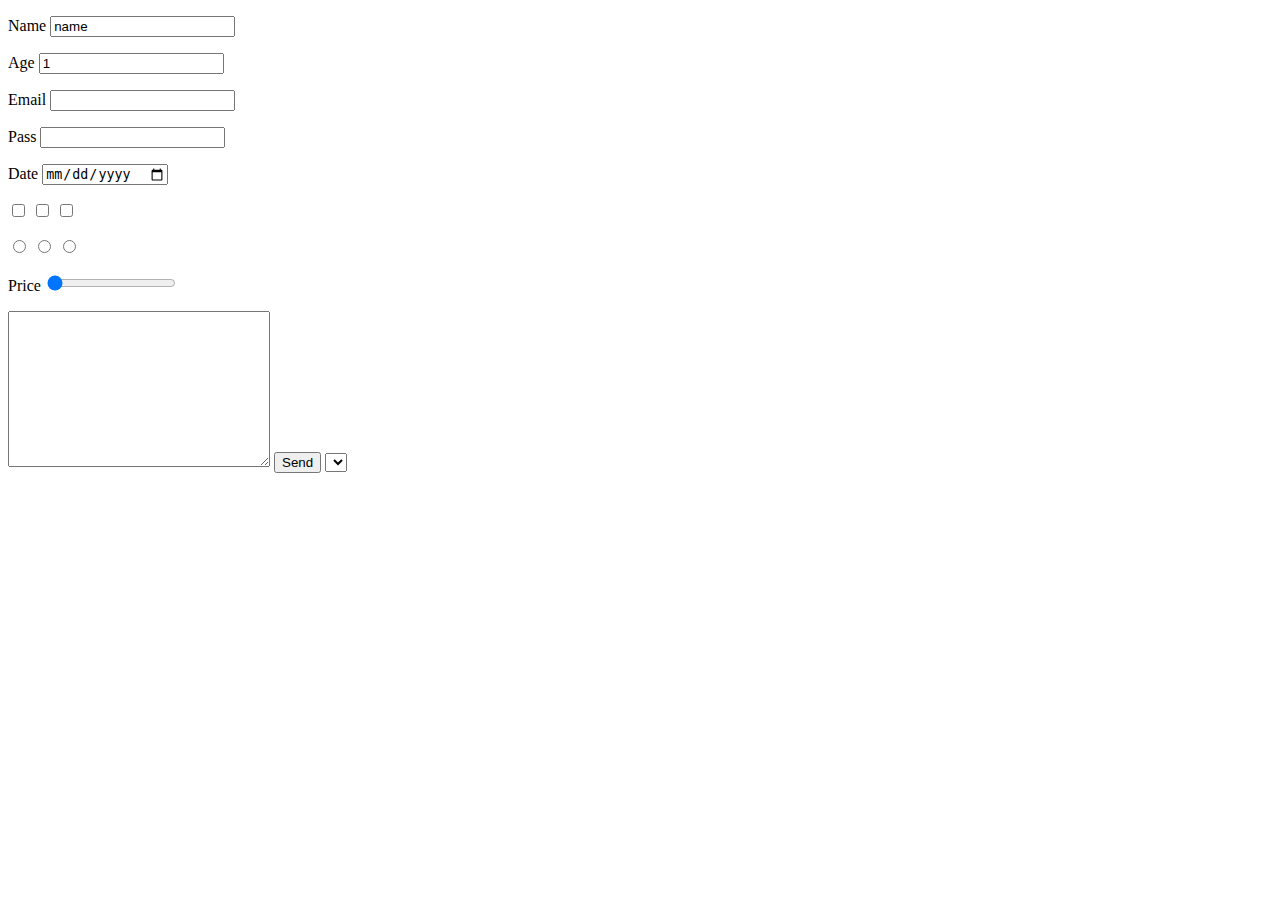
<file: form/index.html>
<!DOCTYPE html>
<html lang="en">

<head>
    <meta charset="UTF-8">
    <meta name="viewport" content="width=device-width, initial-scale=1.0">
    <title>NEW</title>
</head>

<body>
    <form method="post" action="">
        <p>
            <label for="">Name</label>
            <input type="text" id="name" placeholder="" value="name" required>
        </p>
        <label for="">Age</label>
        <input type="number" id="age" value="1" min="" max="" step="2">
        <p>
            <label for="mail">Email</label>
            <input type="email" id="mail" placeholder="" name="email">
        </p>
        <p>
            <label for="pass">Pass</label>
            <input type="password" id="password" placeholder="" name="pass" required>
        </p>
        <p>
            <label for="Date">Date</label>
            <input type="date" id="date" placeholder="" name="date">
        </p>
        <p>
            <label for="1"></label>
            <input type="checkbox" id="1">
            <input type="checkbox">
            <input type="checkbox">
        </p>

        <p>

            <input type="radio" name="radio">
            <input type="radio" name="radio">
            <input type="radio" name="radio">
        </p>

        <p>
            <label for="">Price</label>
            <input type="range" id="range" placeholder="" name="range" min="8" max="200" step="1" value="1">
        </p>


        <textarea name="message" id="message" cols="30" rows="10">

        </textarea>
        <input type="submit" value="Send">

        <select name="
        " id="">
            <option value="First"></option>
            <option value="Second"></option>
            <option value="Thrid"></option>
        </select>
    </form>
    <script>
        let range = document.getElementById('range');
        range.addEventListener('change', function () {
            console.log(range.value);
        });

    </script>
</body>

</html>
</file>
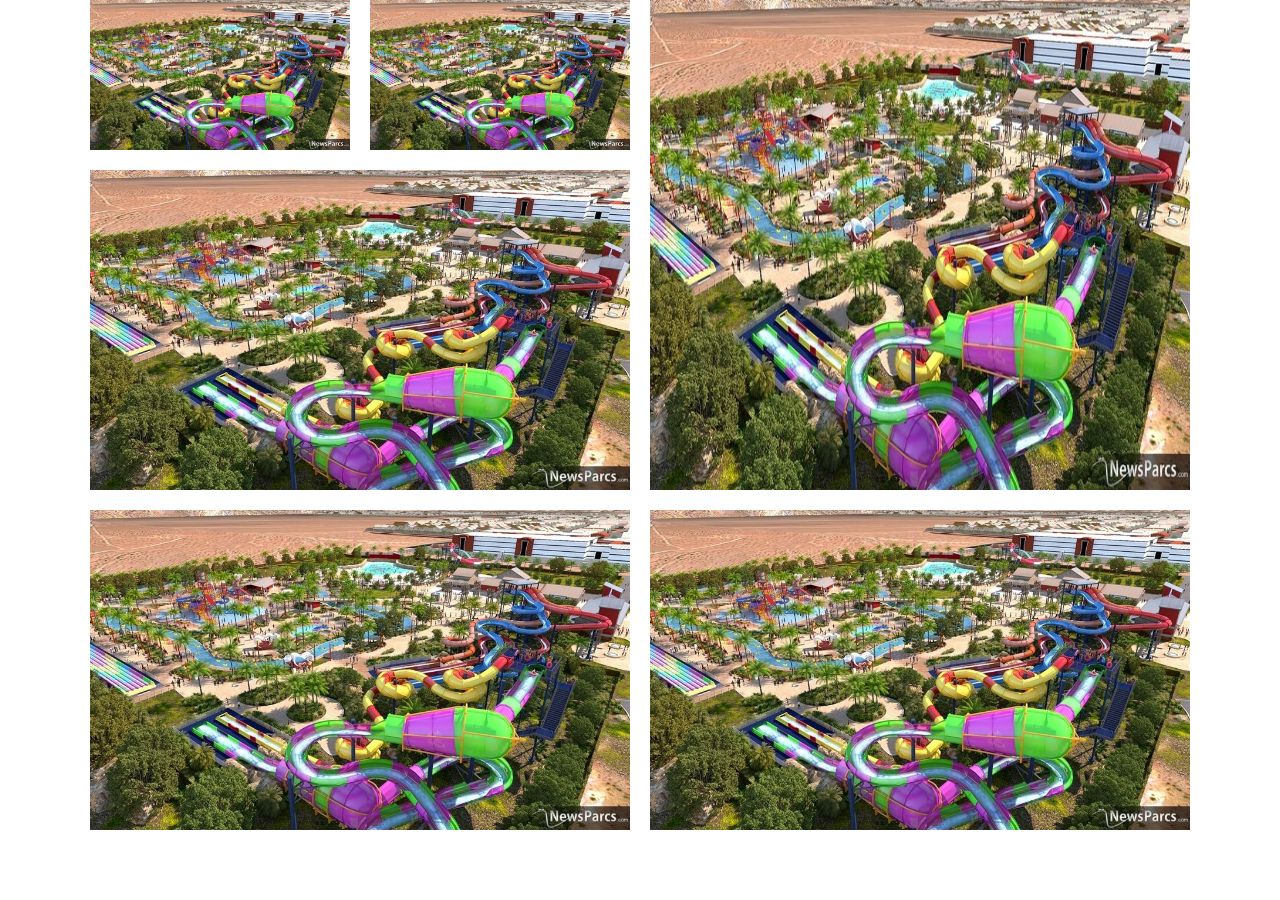
<file: Gridlesson/Index.html>
<!DOCTYPE html>
<html lang="en">
<head>
    <meta charset="UTF-8">
    <meta name="viewport" content="width=device-width, initial-scale=1.0">
    <title>Grid</title>
    <link rel="stylesheet" href="style.css">
</head>
<body>
  <section class="container grid">
    <div class="grid_el"><img src="gorki.jpg" alt=""></div>
    <div class="grid_el"><img src="gorki.jpg" alt=""></div>
    <div class="grid_el"><img src="gorki.jpg" alt=""></div>
    <div class="grid_el"><img src="gorki.jpg" alt=""></div>
    <div class="grid_el"><img src="gorki.jpg" alt=""></div>
    <div class="grid_el"><img src="gorki.jpg" alt=""></div>
  </section>
</body>
</html>
</file>
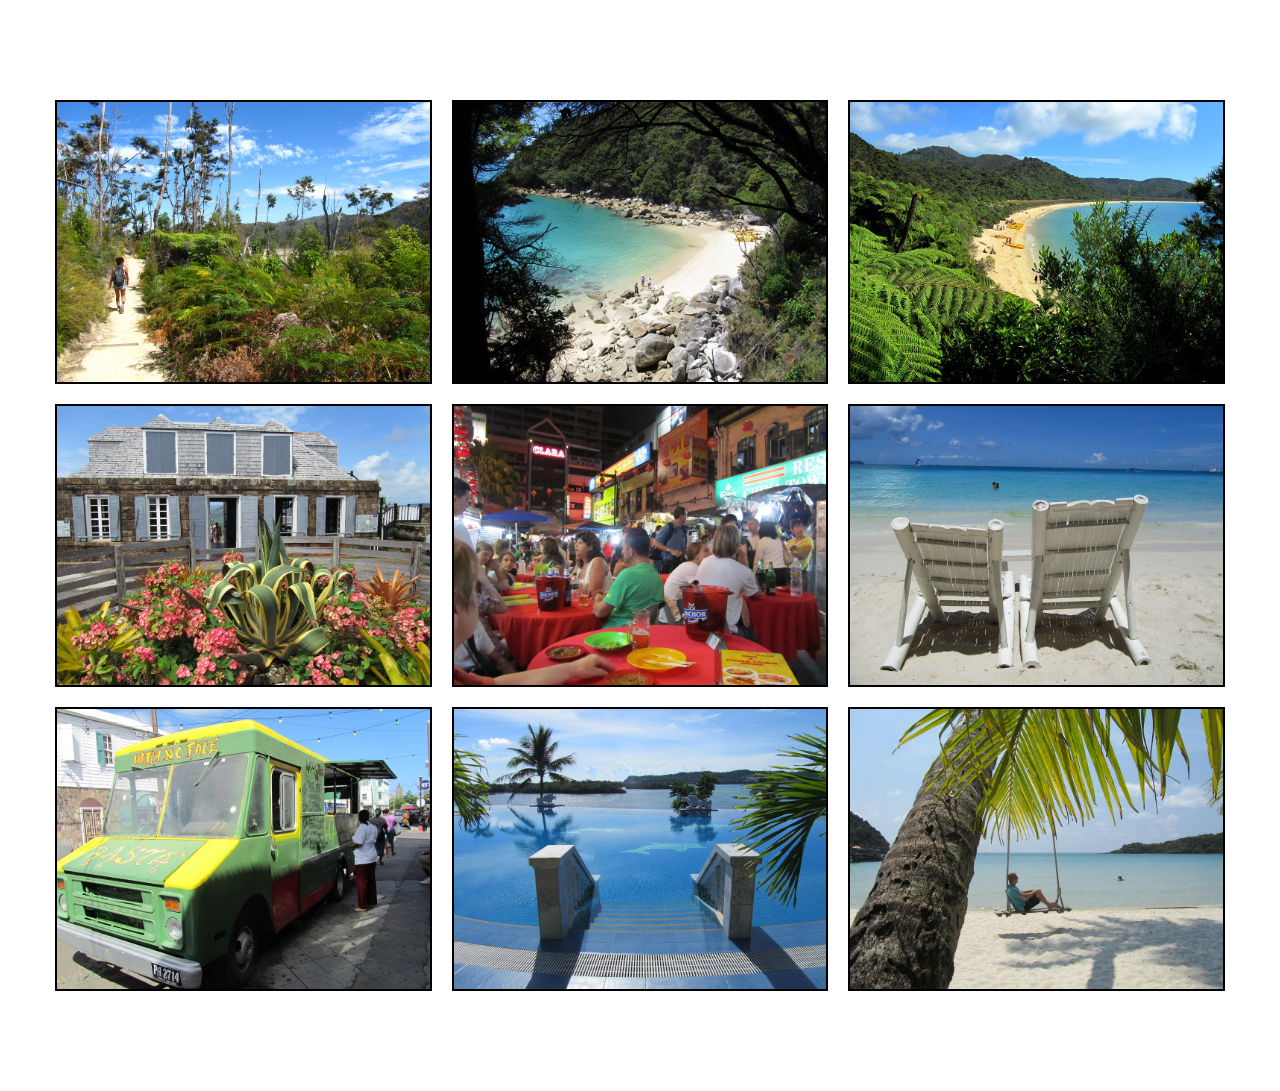
<file: GridTask1/Index.html>
<!DOCTYPE html>
<html lang="en">
<head>
    <meta charset="UTF-8">
    <meta name="viewport" content="width=device-width, initial-scale=1.0">
    <title>GridSimple</title>
    <link rel="stylesheet" href="main.css">
</head>
<body>
    <div class="grid container">
     <div><img src="img/1st.jpg" alt="" class="grid-item"></div>
     <div><img src="img/2nd.jpg" alt="" class="grid-item"></div>
     <div><img src="img/3hird.jpg"alt="" class="grid-item"></div>
     <div><img src="img/4th.jpg" alt="" class="grid-item"></div>
     <div><img src="img/5th.jpg" alt="" class="grid-item"></div>
     <div><img src="img/6th.jpg" alt="" class="grid-item"></div>
     <div><img src="img/7teen.jpg" alt="" class="grid-item"></div>
     <div><img src="img/8.jpg" alt="" class="grid-item"></div>
     <div><img src="img/9.jpg" alt="" class="grid-item"></div>
  </div>     
</body>
</html>
</file>
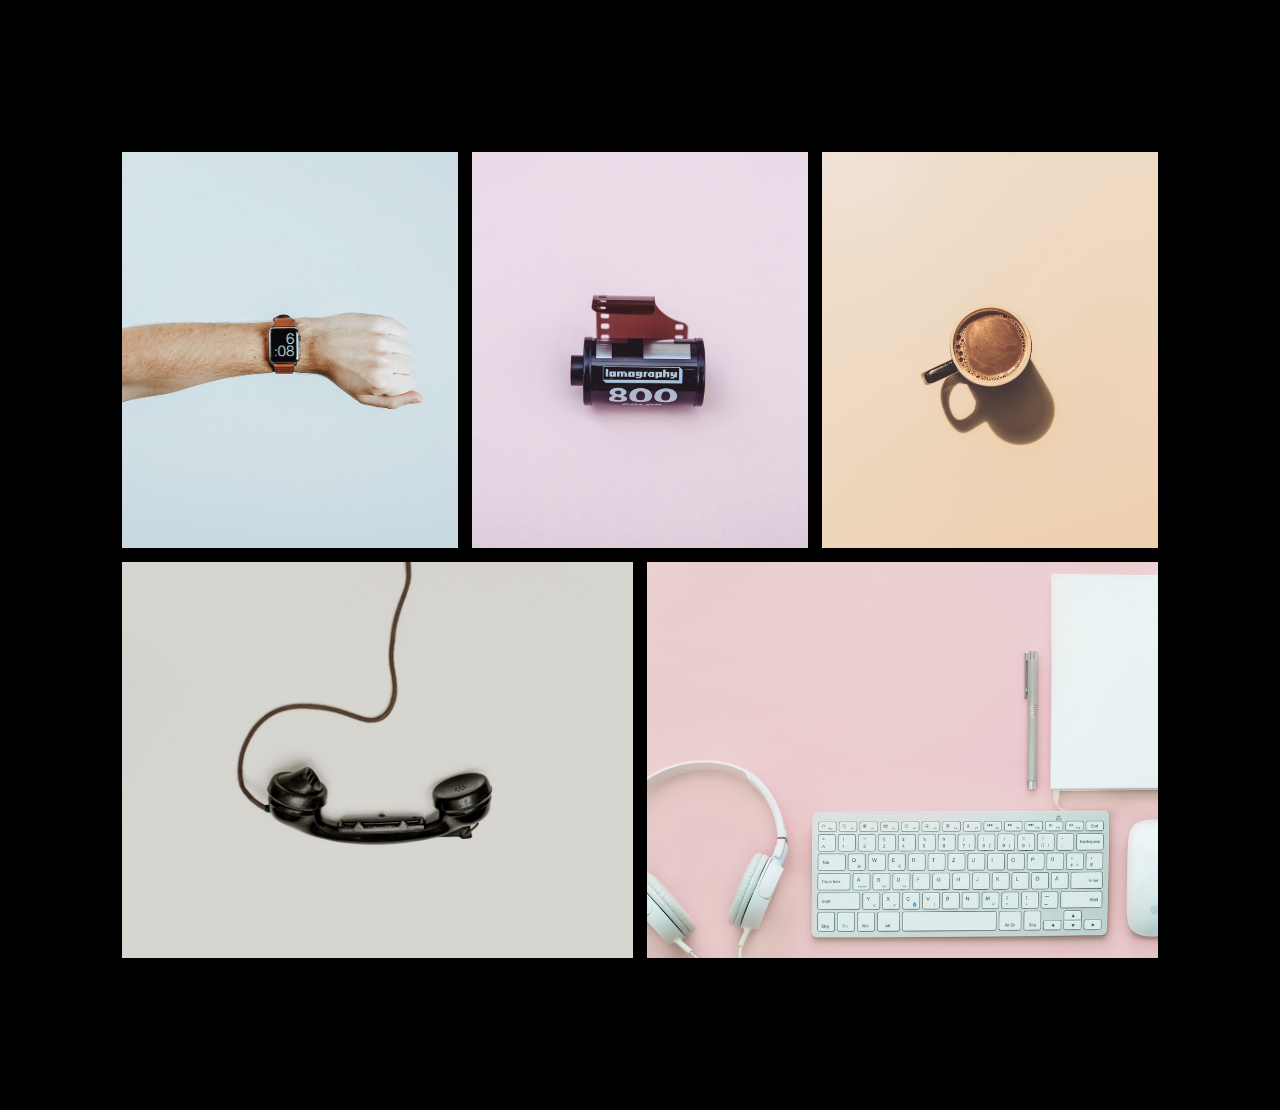
<file: Gridtask2/index.html>
<!DOCTYPE html>
<html lang="en">
<head>
    <meta charset="UTF-8">
    <meta name="viewport" content="width=device-width, initial-scale=1.0">
    <title>Grid Gallery</title>
    <link rel="stylesheet" href="style.css">
</head>
<body>
 <div class="container gallery">
  <div class="photo-item"><img src="img/watch.jpg" alt="">
    <div class="overlay"><span class="content">watch</span></div>
</div>
  <div class="photo-item"><img src="img/plenka.jpg" alt="">
    <div class="overlay"><span class="content">film</span></div>
</div>
  <div class="photo-item"><img src="img/coffe.jpg" alt="" >
    <div class="overlay"><span class="content">coffe</span></div>
</div>
  <div class="photo-item"><img src="img/oldphone.jpg" alt="" >
    <div class="overlay"><span class="content">oldphone</span></div>
</div>
  <div class="photo-item"><img src="img/keyboard.jpg" alt="" >
    <div class="overlay"><span class="content">keyboard</span></div>
</div>
 </div>
</body>
</html>
</file>
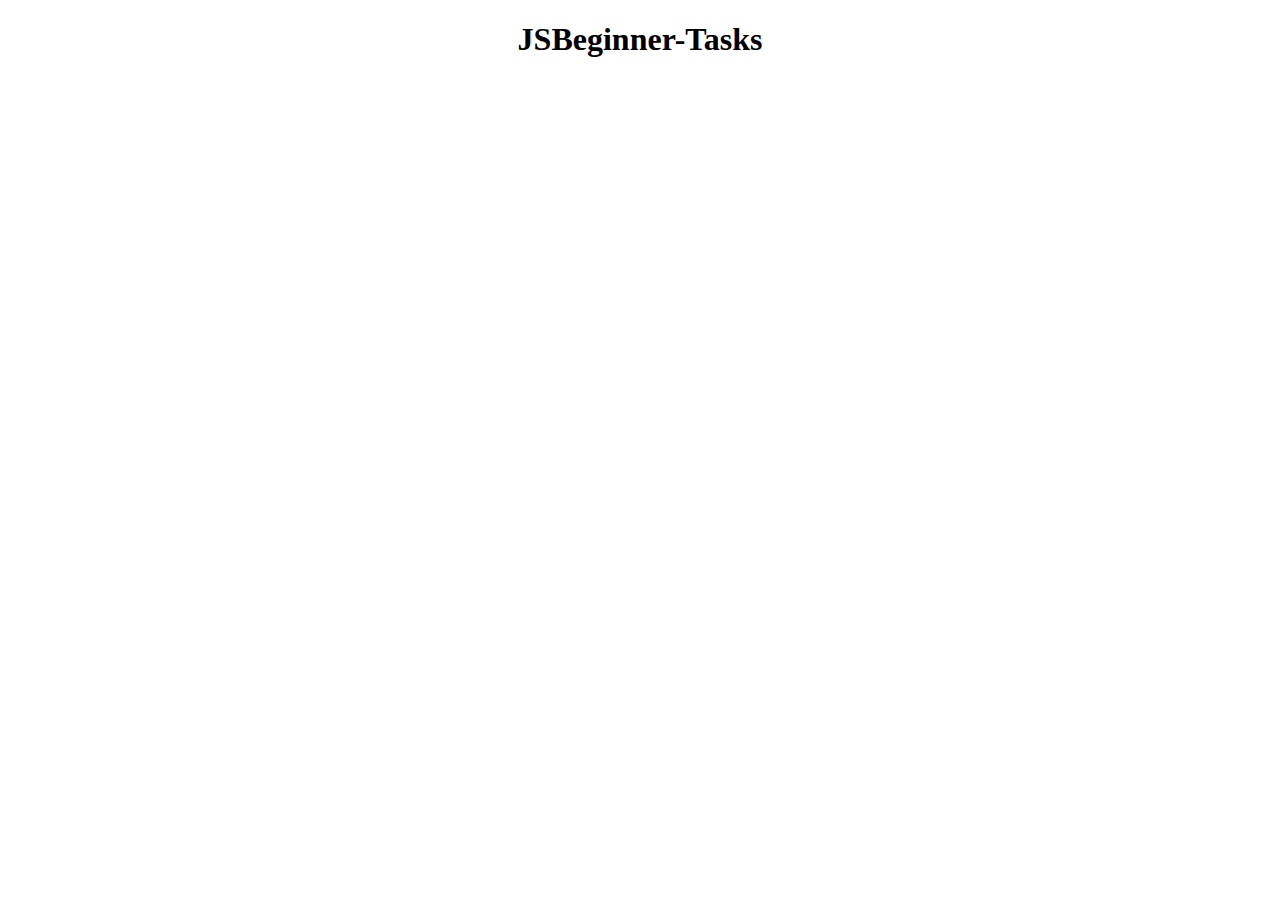
<file: JS-Задачки/index.html>
<!DOCTYPE html>
<html lang="en">
<head>
    <meta charset="UTF-8">
    <meta name="viewport" content="width=device-width, initial-scale=1.0">
    <title>Hello JS</title>
    <link rel="stylesheet" href="style.css">
</head>
<body>
 <h1 id='title'>JSBeginner-Tasks</h1>
 <!-- <h2 class='title'>Sasha</h2>
 <h2 class='title'>Ivan</h2>
 <h2 class='title'>Vika</h2>
     -->



<script type ="text/javascript" src="main.js"></script>
</body>
</html>
</file>
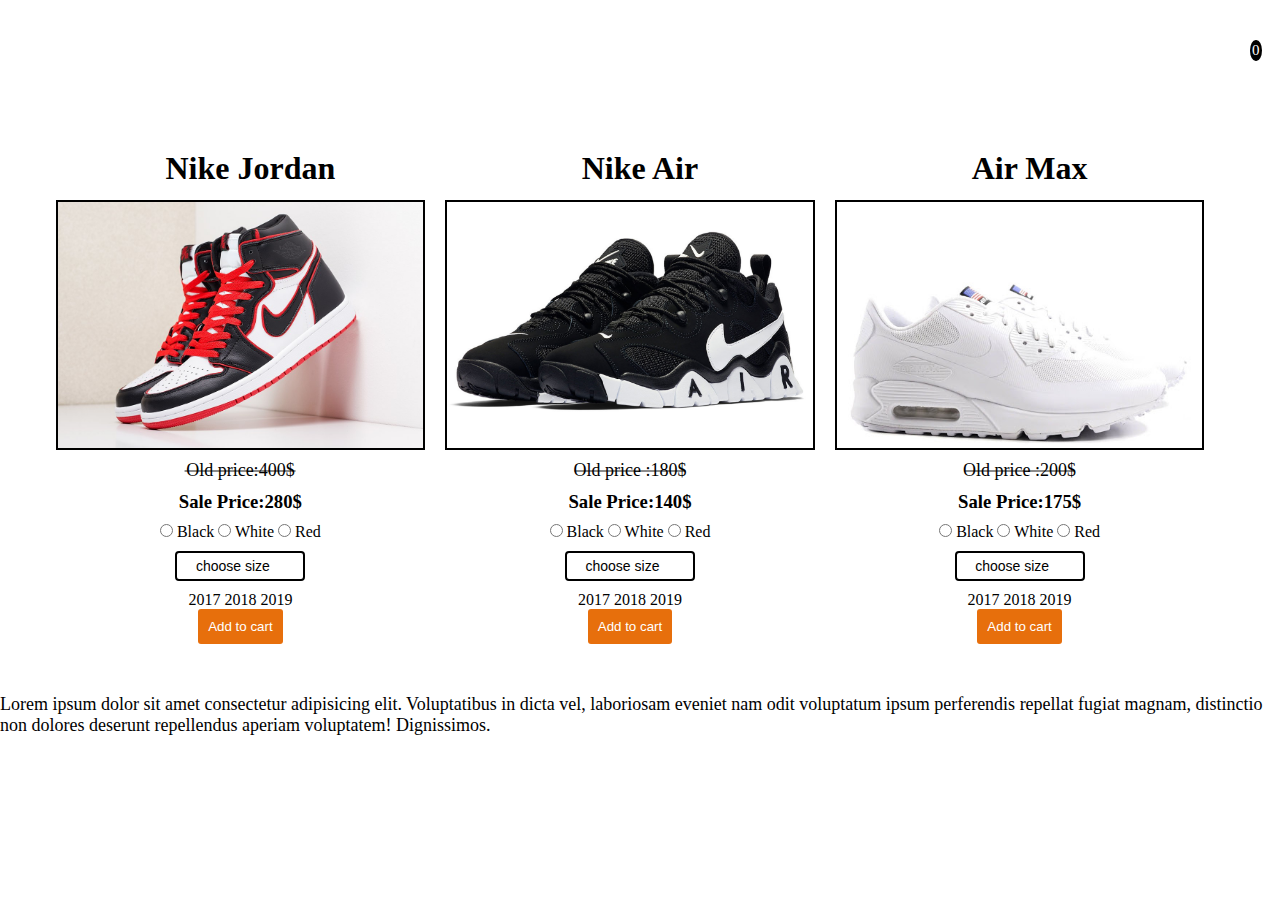
<file: LocalStorage/index.html>
<!DOCTYPE html>
<html lang="en">

<head>
    <meta charset="UTF-8">
    <meta name="viewport" content="width=device-width, initial-scale=1.0">
    <title>Localstorage</title>
    <link rel="stylesheet" href="https://use.fontawesome.com/releases/v5.15.1/css/all.css" integrity="sha384-vp86vTRFVJgpjF9jiIGPEEqYqlDwgyBgEF109VFjmqGmIY/Y4HV4d3Gp2irVfcrp" crossorigin="anonymous">
    <link rel="stylesheet" href="style.css">
</head>

<body>
    <div class="header_container">
        <div class="cart_box">
            <div class="cart">
                <h2>Cart</h2>
                <div class="product_content_overlay">

                </div>

                <i class="far fa-times-circle close_btn"></i>
            </div>
        </div>
        <div class="my_cart">
            <a href="javascript:void(0)" class="get_cart">
                <p>0</p>
                <i class="fas fa-shopping-cart carticon"></i>
            </a>
        </div>
    </div>
    <div class=" shop_container">
        <div class="product item"> <img src="nike-jordan.jpg" alt="">
            <h1>Nike Jordan</h1>
            <div class="price">
                <p>Old price:<span>400$</span></p>
                <h3>Sale Price:<span>280$</span></h3>
            </div>
            <div class="input_block">
                <input type="radio" name="color" value="black">
                <label for="color">Black</label>
                <input type="radio" name="color" value="white">
                <label for="color">White</label>
                <input type="radio" name="color" value="red">
                <label for="color">Red</label>
            </div>
            <div class="size_block">

                <input type="number" name="size" min="36" max="45" step="2" placeholder="choose size">
            </div>

            <div class="model">
                <span>2017</span>
                <span>2018</span>
                <span>2019</span>
            </div>
            <button type="submit" class="add-btn">Add to cart</button>
        </div>

        <div class="product item"> <img src="nike-air.jpg" alt="">
            <h1>Nike Air</h1>
            <div class="price">
                <p>Old price :<span>180$</span></p>
                <h3>Sale Price:<span>140$</span></h3>
            </div>
            <div class="input_block">

                <input type="radio" name="color" value="black">
                <label for="color">Black</label>
                <input type="radio" name="color" value="white">
                <label for="color">White</label>
                <input type="radio" name="color" value="red">
                <label for="color">Red</label>

            </div>
            <div class="size_block">
                <input type="number" name="size" min="36" max="45" step="2" placeholder="choose size">

            </div>

            <div class="model">
                <span>2017</span>
                <span>2018</span>
                <span>2019</span>
            </div>
            <button class="add-btn" disabled>Add to cart</button>
        </div>


        <div class="product item"> <img src="air-max.jpg" alt="">
            <h1>Air Max</h1>
            <div class="price">
                <p>Old price :<span>200$</span></p>
                <h3>Sale Price:<span>175$</span></h3>
            </div>
            <div class="input_block">
                <input type="radio" name="color" value="black">
                <label for="color">Black</label>
                <input type="radio" name="color" value="white">
                <label for="color">White</label>
                <input type="radio" name="color" value="red">
                <label for="color">Red</label>
            </div>

            <div class="size_block">
                <input type="number" name="size" min="36" max="45" step="2" placeholder="choose size">
            </div>
            <div class="model">
                <span>2017</span>
                <span>2018</span>
                <span>2019</span>
            </div>
            <button class="add-btn" disabled>Add to cart</button>
        </div>
    </div>

    <section>
        <p>Lorem ipsum dolor sit amet consectetur adipisicing elit. Voluptatibus in dicta vel, laboriosam eveniet
            nam
            odit voluptatum ipsum perferendis repellat fugiat magnam, distinctio non dolores deserunt repellendus
            aperiam voluptatem! Dignissimos.</p>
    </section>
    <div class="pop_up_overlay">
        <div class="top"></div>
        <div class="bottom"></div>
        <div class="message">
            No products
        </div>
    </div>
    <script src="https://code.jquery.com/jquery-2.2.4.min.js" integrity="sha256-BbhdlvQf/xTY9gja0Dq3HiwQF8LaCRTXxZKRutelT44=" crossorigin="anonymous"></script>
    <script src="script.js"></script>
</body>

</html>
</file>
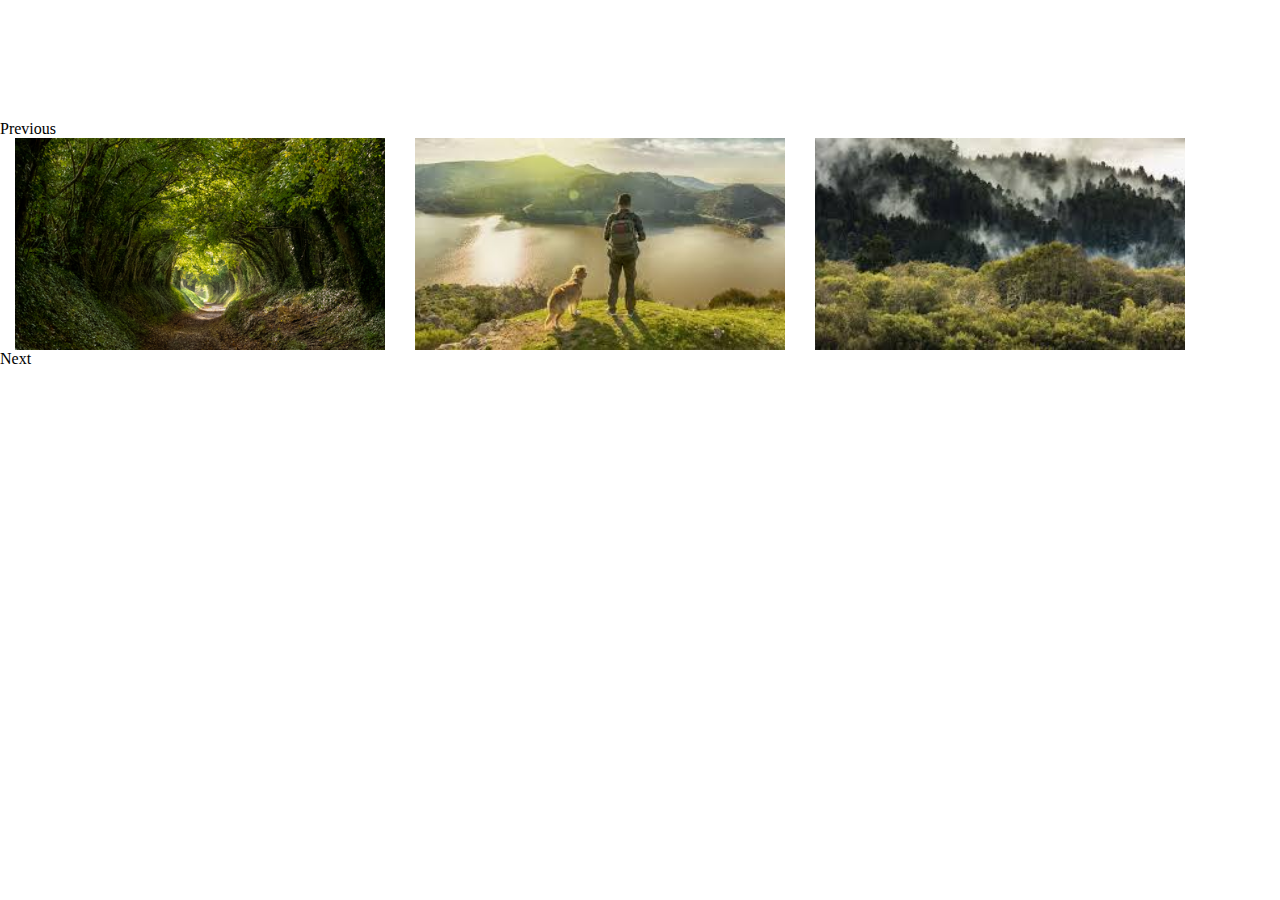
<file: Slider/index.html>
<!DOCTYPE html>
<html lang="en">
<head>
    <meta charset="UTF-8">
    <meta name="viewport" content="width=device-width, initial-scale=1.0">
    <title>Slider</title>
    <link rel="stylesheet" href="main.css">
</head>
<body>
 
    
<div class="slider_overlay">
    <span class="prev">Previous</span>
    <div class="slider">
     <div class="slide"><img src="1.jpg" alt=""></div>
     <div class="slide"><img src="2.jpg" alt=""></div>
     <div class="slide"><img src="3.jpg" alt=""></div>
     <div class="slide"><img src="4.jpg" alt=""></div>
    </div>
    <span class="next">Next</span>
</div>

<script src="https://code.jquery.com/jquery-2.2.4.js" integrity="sha256-iT6Q9iMJYuQiMWNd9lDyBUStIq/8PuOW33aOqmvFpqI=" crossorigin="anonymous"></script>
 <script src="script.js"></script>    
</body>
</html>
</file>
<file: Gridlesson/style.css>
*{
    margin: 0;
    padding: 0;
    box-sizing: border-box;
}
.container{
    max-width: 1100px;
    margin-right: auto;
    margin-left: auto;
    
}
img{
    display: block;
    width: 100%;
    height: 100%;
    
}
.grid{
    display: grid;
    grid-template-columns: repeat(4,1fr);
    grid-template-rows: repeat(5,150px);
    grid-gap:20px;
}
.grid .grid_el:first-child{
    grid-row-start: 1;
    grid-row-end: 2;
    grid-column-start: 1;
    grid-column-end: 2;
}
.grid .grid_el:nth-child(2){
    grid-row-start: 1;
    grid-row-end: 2;
    grid-column-start: 2;
    grid-column-end:3;
}
.grid .grid_el:nth-child(3){
    grid-row-start: 1;
    grid-row-end: 4;
    grid-column-start: 3;
    grid-column-end:5;
}
.grid .grid_el:nth-child(4){
    grid-row-start: 2;
    grid-row-end: 4;
    grid-column-start: 1;
    grid-column-end:3;
}
.grid .grid_el:nth-child(5){
    grid-row-start: 4;
    grid-row-end: 6;
    grid-column-start: 1;
    grid-column-end:3;
}
.grid .grid_el:last-child{
    grid-row-start: 4;
    grid-row-end: 6;
    grid-column-start: 3;
    grid-column-end:5;
}
</file>
<file: GridTask1/main.css>
* {
    margin: 0;
    padding: 0;
    box-sizing: border-box;}


.container{max-width:1200px;
           margin:100px auto;
           padding-left:15px;
           padding-right:15px;}


 .grid{display:grid;
    grid-template-columns:repeat(3, minmax(150px,1fr));
     grid-template-rows:repeat(3, minmax(150px,1fr));
     grid-gap:20px;
     /* justify-content:center; */
    } 


img{display:block;
    width:100%;
    height:100%;
    border:2px solid #000;}



@media(max-width:640px){

    .grid{display:grid;
        grid-template-columns:repeat(1, minmax(150px,1fr));
         
        } 



}
</file>
<file: Gridtask2/style.css>
*{margin:0;
  padding:0;
  box-sizing:border-box;
  }

body{background:#000;}


.container{margin:100px auto;
           max-width:1100px;
           height:100%;
           padding:50px 30px;
                  }




.photo-item{overflow:hidden;
           border:2px solid #000;
           position:relative;
           }

.photo-item .overlay{
                  text-transform:uppercase;
                  position:absolute;
                  transform:scale(0);
                  background:rgb(213 210 210 / 52%);
                  width:100%;
                  height:100%;
                  top:0;
                  left:0;
                  right:0;
                  transition:all 1.2s ease-in-out;
                  }

  .photo-item:hover .overlay{transform:scale(1);}



        .content{position:absolute;
                     display:block;
                     top:50%;
                     left:50%;
                     transform:translate(-50%,-50%);
                     border:2px solid #fff;
                     color:#fff;
                     padding:10px 20px;
                     background:none;
                     z-index:3;
                     text-shadow:1px 1px 1px #ccc;}


.photo-item img{width:100%;
             height:100%;
             display:block;
             cursor:pointer;
             object-fit:cover;
             transition:all 1s ease-in-out;}

.photo-item img:hover{transform:scale(1.3);
  }


  .gallery{display:grid;
    grid-template:repeat(2,400px)/repeat(6,1fr);
    grid-gap:10px;}




.gallery .photo-item:first-child{
 grid-column:1/3;
 grid-row:1/2;
   
}

.gallery .photo-item:nth-child(2){
    grid-column:3/5;
    grid-row:1/2
   
   
}

.gallery .photo-item:nth-child(3){
  grid-column:5/7;
  grid-row:1/2;
 
 
}



.gallery .photo-item:nth-child(4){
    grid-column:1/4;
    grid-row:2/3;}
  
  
.gallery .photo-item:last-child{
      grid-column:4/7;
      grid-row:2/3;}
    
    
  @media(max-width:760px){
    .gallery{ display:flex; 
              flex-wrap:wrap;
              justify-content:center;}
               
      .photo-item{width:45%;
                  }
     
   .photo-item img{
                   width:100%;
                   height:250px;
                   display:block;}
   }

   @media(max-width:600px){
    .photo-item{width:100%;
    }

   }
</file>
<file: JS-Задачки/style.css>
H1 {text-align:center;}
</file>
<file: LocalStorage/style.css>
* {
  margin: 0;
  padding: 0;
  box-sizing: border-box;
}

a {
  display: block;
  text-decoration: none;
  color: #000;
  font-size: 18px;
}
.header_container {
  max-width: 1200px;
  height: 80px;
  margin-right: auto;
  margin-left: auto;
  padding-left: 15px;
  padding-right: 15px;
  display: flex;
  justify-content: flex-end;
  align-items: center;
}

.cart_box {
  position: fixed;
  padding-left: 15px;
  padding-right: 15px;
  top: 0;
  right: 0;
  height: 100vh;
  width: 400px;
  background: rgba(248, 239, 156, 0.8);
  transform: translateX(100%);
  transition: all 0.4s ease-in;
  z-index: 999;
  overflow: auto;
}

.cart_box.active {
  transform: translateX(0);
}

.cart {
  padding-top: 10px;
  position: relative;
  width: 100%;
  text-align: center;
}

.cart h2 {
  margin-bottom: 20px;
}

.product_content {
  display: flex;
  flex-direction: column;
  align-items: center;
  font-size: 18px;
}

.product_content span {
  font-weight: 700;
  margin-bottom: 5px;
}

.product_content span:last-child {
  margin-bottom: 20px;
}

.total {
  margin-bottom: 15px;
}

.product_content img {
  width: 200px;
  height: 150px;
}

.cart_box .close_btn {
  position: absolute;
  left: 5px;
  top: 10px;
  font-size: 25px;
  color: rgb(255, 145, 0);
  cursor: pointer;
}

.my_cart .carticon {
  font-weight: 700;
  font-size: 30px;
  color: #e76f0c;
}

.count-arrows i {
  color: red;
  cursor: pointer;
  padding-left: 10px;
  padding-right: 10px;
}

.get_cart {
  position: relative;
}

.get_cart p {
  position: absolute;
  left: 25px;
  background: #000;
  color: #fff;
  border-radius: 50%;
  font-size: 15px;
  padding: 2px;
}

.shop_container {
  max-width: 1200px;
  margin-right: auto;
  margin-left: auto;
  padding-left: 15px;
  padding-right: 15px;
  display: -webkit-box;
  display: -ms-flexbox;
  display: flex;
  -webkit-box-orient: horizontal;
  -webkit-box-direction: normal;
  -ms-flex-flow: row nowrap;
  flex-flow: row nowrap;
  -webkit-box-align: center;
  -ms-flex-align: center;
  align-items: center;
  -webkit-box-pack: center;
  -ms-flex-pack: center;
  justify-content: center;
  padding-top: 120px;
  text-align: center;
}

img {
  display: block;
  width: 400px;
  max-width: 100%;
  height: 250px;
  object-fit: cover;
  margin-bottom: 10px;
  border: 2px solid #000;
}

.item {
  width: 33.3%;
  position: relative;
  padding-right: 20px;
}

.item h1 {
  position: absolute;
  width: 100%;
  top: 0;
  left: 50%;
  transform: translate(-50%, -50px);
}

p {
  font-size: 18px;
  position: relative;
}

.item p::before {
  content: '';
  position: absolute;
  top: 50%;
  left: 50%;
  transform: translate(-50%, -50%);
  width: 30%;
  height: 1px;
  background: rgb(26, 26, 26);
  display: block;
  z-index: -1;
}

.item p,
h3,
.size_block {
  margin-bottom: 10px;
}

button {
  border-radius: 3px;
  padding: 10px 10px;
  cursor: pointer;
  transition: all 0.4s;
  background: rgb(231, 111, 12);
  color: #fff;
  outline: none;
  border: none;
  margin-bottom: 50px;
}

button button:hover,
button:focus {
  box-shadow: 0px 0px 6px 0px rgb(250, 166, 9);
}

.input_block {
  margin-bottom: 10px;
}

input {
  cursor: pointer;
}

input[type='button'] {
  background: #000;
  color: #fff;
  padding: 5px;
  outline: none;
}

input[type='number'] {
  width: 130px;
  max-width: 100%;
  cursor: pointer;
  padding: 5px 15px;
  text-align: center;
  border-radius: 4px;
  border: 2px solid #000;
  outline: none;
  font-size: 14px;
}

input::placeholder {
  color: #000;
}
input[type='number'] ::-webkit-inner-spin-button {
  -webkit-appearance: none;
}

.size_block {
  display: flex;
  align-items: center;
  justify-content: center;
}

.size_block h3 {
  display: block;
}

.pop_up_overlay {
  position: fixed;
  width: 100vw;
  height: 100vh;
  display: flex;
  justify-content: center;
  align-items: center;
  top: 0;
  left: 0;
  opacity: 0;
  visibility: hidden;
  transition: 0.4s;
}

.pop_up_overlay.active {
  opacity: 1;
  visibility: visible;
}
.pop_up_overlay .top {
  position: absolute;
  top: 0;
  left: 0;
  background-color: rgba(0, 0, 0, 0.7);
  width: 100%;
  height: 50%;
  transform: translateY(-100%);
  transition: all 0.4s ease-in-out;
}
.pop_up_overlay .bottom {
  position: absolute;
  bottom: 0;
  left: 0;
  background-color: rgba(0, 0, 0, 0.7);
  width: 100%;
  height: 50%;
  transform: translateY(100%);
  transition: all 0.4s ease-in-out;
}
.pop_up_overlay .message {
  padding: 40px;
  background: #fff;
  position: relative;
  z-index: 999;
  border-radius: 25px;
}
.pop_up_overlay.active .top,
.pop_up_overlay.active .bottom {
  transform: translateY(0);
}
</file>
<file: Slider/main.css>
*{
margin:0;
padding:0;
box-sizing:border-box;
}




.slider_overlay{
    max-width:1200px;
    padding-top:120px;
    margin-right:auto;
    margin-right:auto;
    overflow-x:hidden;
}

.slider{
    display:flex;
   width:fit-content;}

.slide{
    padding-right:15px;
    padding-left:15px;
}

img{
    display:block;
    width:100%;
    height:100%;
    object-fit:cover;
}
</file>
